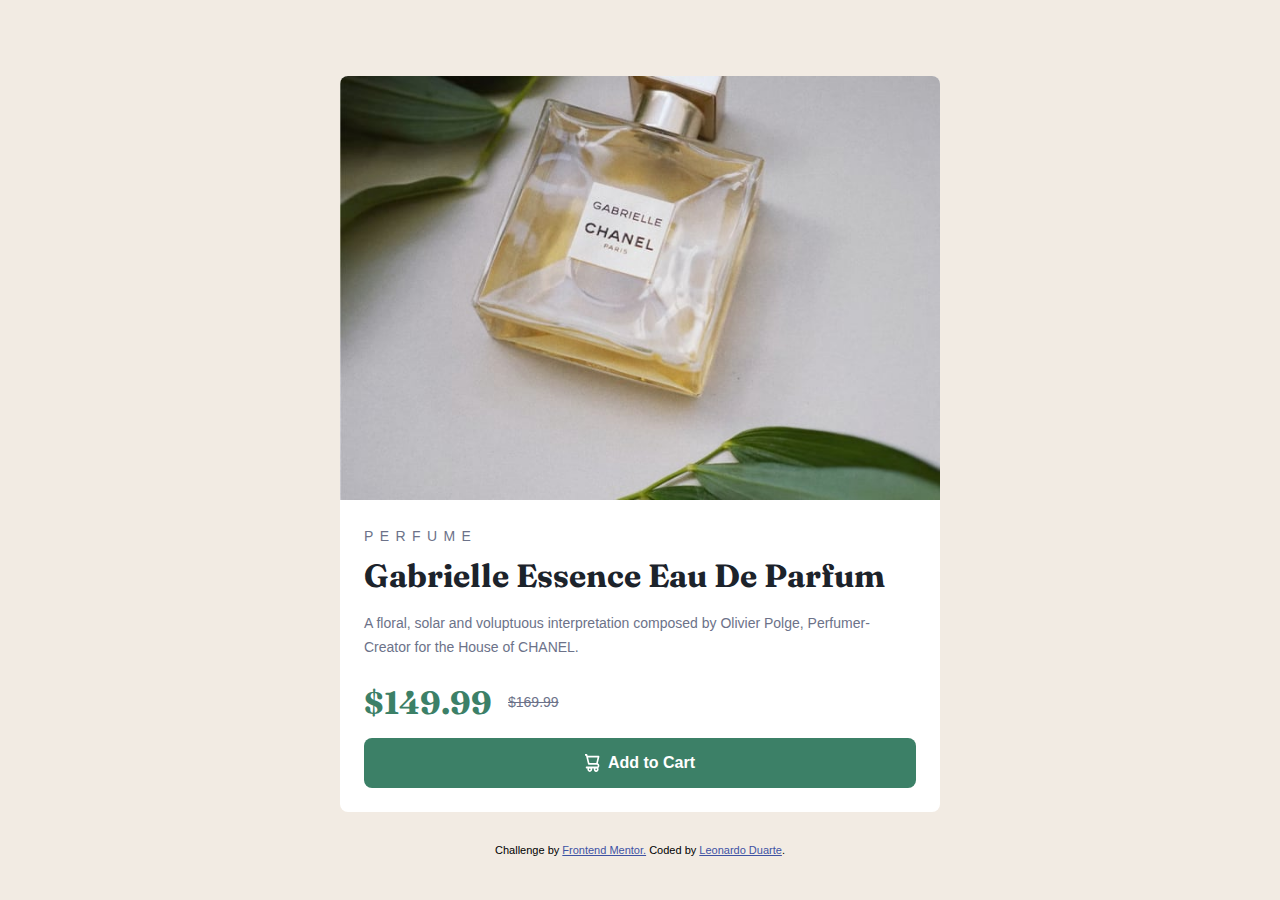
<file: product-preview-card-component-main/index.html>
<!DOCTYPE html>
<html lang="en">

<head>
  <meta charset="UTF-8">
  <meta name="viewport" content="width=device-width, initial-scale=1.0">
  <link rel="icon" type="image/png" sizes="32x32" href="./images/favicon-32x32.png">
  <link rel="stylesheet" href="style.css">
  <title>Frontend Mentor | Product preview card component</title>
</head>

<body>

  <div class="card">
    <picture>
      <source media="(max-width: 1439px)" srcset="images/image-product-mobile.jpg">
      <img src="images/image-product-desktop.jpg" alt="Produto">
    </picture>

    <div class="description">
      <div class="content">
        <p>PERFUME</p>
        <h1>Gabrielle Essence Eau De Parfum</h1>
        <p>
          A floral, solar and voluptuous interpretation composed by Olivier Polge,
          Perfumer-Creator for the House of CHANEL.
        </p>
      </div>

      <div class="values">
        <h2>$149.99</h2>
        <p>$169.99</p>
      </div>

      <button><img src="images/icon-cart.svg" alt="Icone carrinho"> Add to Cart</button>

    </div>

  </div>

  <div class="attribution">
    <p>
      Challenge by 
      <a href="https://www.frontendmentor.io?ref=challenge" target="_blank">Frontend Mentor.</a>
      Coded by 
      <a href="https://github.com/LeoDuarte37/Challenges-Front-end-Mentor">Leonardo Duarte</a>.
    </p>
  </div>


</body>

</html>
</file>
<file: product-preview-card-component-main/style.css>
@import url(https://fonts.google.com/specimen/Montserrat);
@import url('https://fonts.googleapis.com/css2?family=Fraunces:opsz,wght@9..144,600;9..144,700&display=swap');

* {
    margin: 0;
    padding: 0;
    box-sizing: border-box;
    font-family: 'Montserrat', sans-serif;
}

:root {
    /* Cores */
    --darkCyan: hsl(158, 36%, 37%);
    --cream: hsl(30, 38%, 92%);
    --darkBlue: hsl(212, 21%, 14%);
    --darkGrayishBlue: hsl(228, 12%, 48%);
    --white: hsl(0, 0%, 100%);

    /* Fontes */
    --weightMedio: 500;
    --weightMaior: 700;
}

body {
    width: 100vw;
    height: 100vh;
    display: flex;
    justify-content: center;
    align-items: center;
    flex-direction: column;
    background-color: var(--cream);
}

.card {
    max-width: 600px;
    display: grid;
    grid-template-rows: 1fr ;
    margin: 2rem 1rem;
    background-color: var(--white);
    border-radius: 0.5rem;
    overflow: hidden;
}

.card .box {
    max-width: 590px;
    height: 250px;
}

.card picture { 
   width: 100%;
}

picture img {
    max-width: 100%;
    height: 100%;
}

.card .description { margin: 1.5rem; }

.description button { 
    display: flex;
    justify-content: center;
    margin-top: 1rem; 
    width: 100%;
    padding: 1rem;
    border: none;
    border-radius: 0.5rem;
    background-color: var(--darkCyan);
    color: var(--white);
    font-size: 1rem;
    font-weight: var(--weightMaior);
}

.description button img { margin-right: 0.5rem; }

.content h1 { 
    margin-top: 0.5rem; 
    margin-bottom: 1rem;
    color: var(--darkBlue); 
    font-family: 'Fraunces', serif;
    font-weight: var(--weightMaior);
}

.content p, .values p {
    color: var(--darkGrayishBlue);
    font-size: 14px;
    font-weight: var(--weightMedio);
    line-height: 1.5rem;
}

.content p:first-child { letter-spacing: 0.4rem; }

.values {
    display: flex;
    align-items: center;
    margin-top: 1.5rem;
    gap: 1rem;
}

.values h2 {
    color: var(--darkCyan);
    font-size: 2rem;
    font-family: 'Fraunces', serif;
    font-weight: var(--weightMaior);
}

.values p { text-decoration: line-through; }

.attribution { 
    font-size: 11px; 
    text-align: center; 
}

.attribution a { color: hsl(228, 45%, 44%); }

@media (min-width: 1440px) {

    .card {
        grid-template-columns: 1fr 1fr;
        max-width: 620px;
    }

    .card .description { margin: 2rem; }

    .content h1 { margin-right: 1rem; }

    .content p:first-child { font-size: 11px; }
}
</file>
